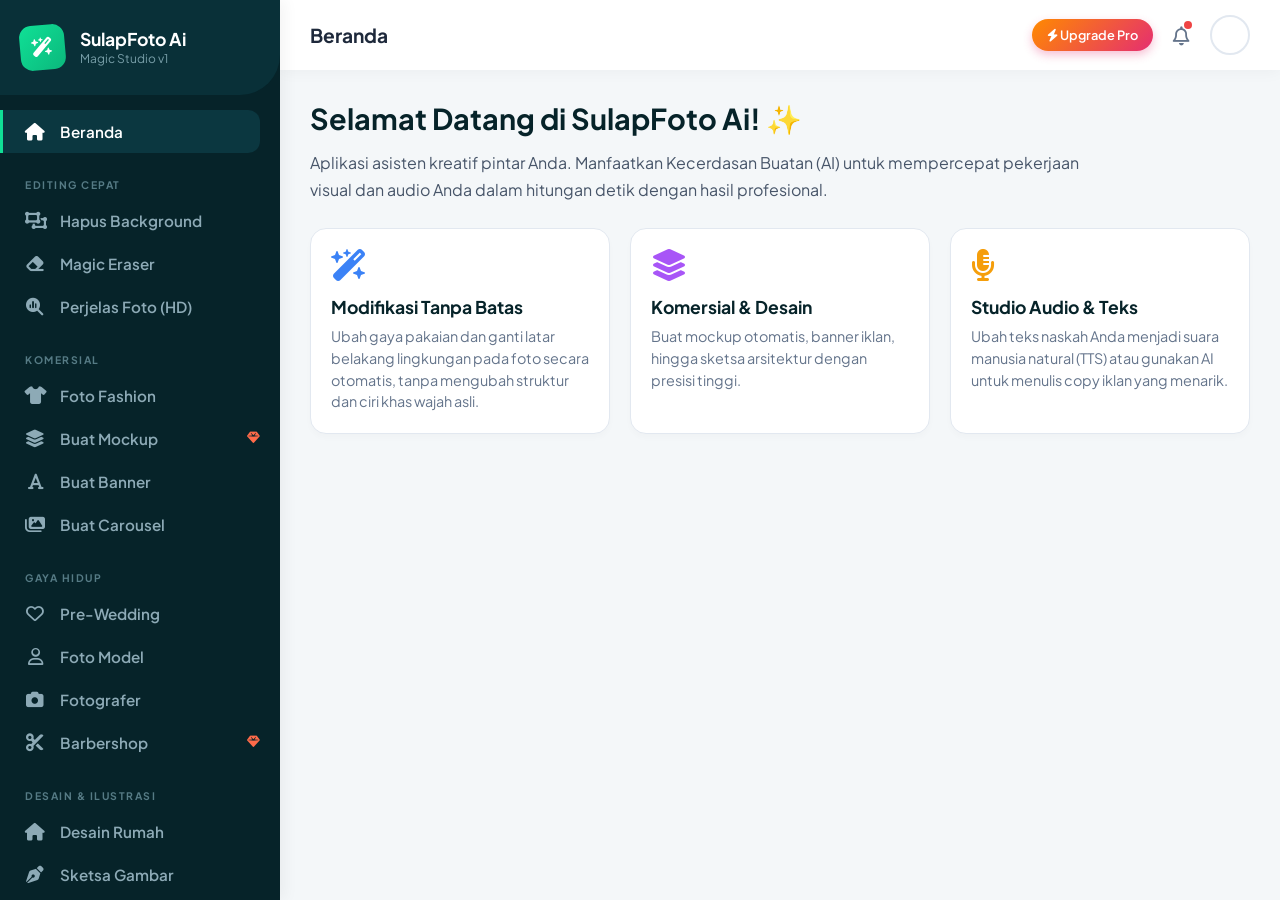
<file: index.html>
<!DOCTYPE html>
<html lang="id">
<head>
    <meta charset="UTF-8">
    <meta name="viewport" content="width=device-width, initial-scale=1.0, maximum-scale=1.0, user-scalable=no">
    <title>SulapFoto Ai - Magic Studio</title>
    
    <link href="https://fonts.googleapis.com/css2?family=Plus+Jakarta+Sans:wght@400;500;600;700&display=swap" rel="stylesheet">
    
    <link rel="stylesheet" href="https://cdnjs.cloudflare.com/ajax/libs/font-awesome/6.4.0/css/all.min.css">
    
    <link rel="stylesheet" href="style.css">
</head>
<body>

    <div class="app-container">
        
        <div class="overlay" id="overlay" onclick="toggleMenu()"></div>

        <div class="sidebar" id="sidebar">
            <div class="sidebar-header">
                <div class="logo-box"><i class="fa-solid fa-wand-magic-sparkles"></i></div>
                <div class="header-text">
                    <h2>SulapFoto Ai</h2>
                    <p>Magic Studio v1</p>
                </div>
            </div>

            <div class="menu-list">
                <a href="#" class="menu-item active"><i class="fa-solid fa-house main-icon"></i> Beranda</a>

                <div class="menu-category">EDITING CEPAT</div>
                <a href="#" class="menu-item"><i class="fa-solid fa-object-ungroup main-icon"></i> Hapus Background</a>
                <a href="#" class="menu-item"><i class="fa-solid fa-eraser main-icon"></i> Magic Eraser</a>
                <a href="#" class="menu-item"><i class="fa-solid fa-magnifying-glass-chart main-icon"></i> Perjelas Foto (HD)</a>

                <div class="menu-category">KOMERSIAL</div>
                <a href="foto/index.html" class="menu-item"><i class="fa-solid fa-shirt main-icon"></i> Foto Fashion</a>
                <a href="#" class="menu-item">
                    <i class="fa-solid fa-layer-group main-icon"></i> Buat Mockup 
                    <i class="fa-solid fa-gem badge-pro"></i>
                </a>
                <a href="#" class="menu-item"><i class="fa-solid fa-font main-icon"></i> Buat Banner</a>
                <a href="#" class="menu-item"><i class="fa-solid fa-images main-icon"></i> Buat Carousel</a>

                <div class="menu-category">GAYA HIDUP</div>
                <a href="#" class="menu-item"><i class="fa-regular fa-heart main-icon"></i> Pre-Wedding</a>
                <a href="#" class="menu-item"><i class="fa-regular fa-user main-icon"></i> Foto Model</a>
                <a href="#" class="menu-item"><i class="fa-solid fa-camera main-icon"></i> Fotografer</a>
                <a href="#" class="menu-item">
                    <i class="fa-solid fa-scissors main-icon"></i> Barbershop
                    <i class="fa-solid fa-gem badge-pro"></i>
                </a>

                <div class="menu-category">DESAIN & ILUSTRASI</div>
                <a href="#" class="menu-item"><i class="fa-solid fa-house main-icon"></i> Desain Rumah</a>
                <a href="#" class="menu-item"><i class="fa-solid fa-pen-nib main-icon"></i> Sketsa Gambar</a>
                <a href="#" class="menu-item"><i class="fa-solid fa-palette main-icon"></i> Art & Karikatur</a>

                <div class="menu-category">AUDIO & TEKS</div>
                <a href="tts/index.html" class="menu-item"><i class="fa-solid fa-microphone-lines main-icon"></i> TTS Maker</a>
                <a href="#" class="menu-item"><i class="fa-solid fa-wave-square main-icon"></i> Clone Suara <span class="badge-new">NEW</span></a>
                <a href="#" class="menu-item"><i class="fa-solid fa-pen-to-square main-icon"></i> Copywriting AI</a>

                <div class="menu-category">PENGATURAN</div>
                <a href="#" class="menu-item"><i class="fa-solid fa-circle-user main-icon"></i> Akun Saya</a>
                <a href="#" class="menu-item"><i class="fa-solid fa-circle-question main-icon"></i> Pusat Bantuan</a>
            </div>
        </div>

        <div class="main-wrapper">
            
            <header>
                <div class="header-left">
                    <i class="fa-solid fa-bars menu-toggle" onclick="toggleMenu()"></i>
                    <h1 id="headerTitle">Beranda</h1>
                </div>
                
                <div class="header-right">
                    <button class="btn-upgrade"><i class="fa-solid fa-bolt"></i> Upgrade Pro</button>
                    <div class="icon-btn"><i class="fa-regular fa-bell"></i><div class="dot"></div></div>
                    <div class="user-profile"></div>
                </div>
            </header>

            <div class="content-area">
                
                <div class="welcome-screen" id="welcomeScreen">
                    <h2>Selamat Datang di SulapFoto Ai! ✨</h2>
                    <p class="desc">
                        Aplikasi asisten kreatif pintar Anda. Manfaatkan Kecerdasan Buatan (AI) untuk mempercepat pekerjaan visual dan audio Anda dalam hitungan detik dengan hasil profesional.
                    </p>
                    
                    <div class="info-grid">
                        <div class="info-card">
                            <i class="fa-solid fa-wand-magic-sparkles" style="color: #3b82f6;"></i>
                            <h4>Modifikasi Tanpa Batas</h4>
                            <p>Ubah gaya pakaian dan ganti latar belakang lingkungan pada foto secara otomatis, tanpa mengubah struktur dan ciri khas wajah asli.</p>
                        </div>
                        <div class="info-card">
                            <i class="fa-solid fa-layer-group" style="color: #a855f7;"></i>
                            <h4>Komersial & Desain</h4>
                            <p>Buat mockup otomatis, banner iklan, hingga sketsa arsitektur dengan presisi tinggi.</p>
                        </div>
                        <div class="info-card">
                            <i class="fa-solid fa-microphone-lines" style="color: #f59e0b;"></i>
                            <h4>Studio Audio & Teks</h4>
                            <p>Ubah teks naskah Anda menjadi suara manusia natural (TTS) atau gunakan AI untuk menulis copy iklan yang menarik.</p>
                        </div>
                    </div>
                </div>

                <div class="tool-screen" id="toolScreen">
                    <h3 id="toolTitleText" style="margin-bottom: 5px; color: #062329; font-size: 1.5rem;">Judul Tool</h3>
                    <p id="toolSubtitleText" class="subtitle">Deskripsi fungsi alat akan muncul di sini.</p>
                    
                    <div class="dummy-box">
                        <i class="fa-solid fa-cloud-arrow-up" id="toolIcon" style="font-size: 3rem; margin-bottom:15px; color: #0bb87c;"></i>
                        <p id="toolDescText" style="font-size: 1.1rem; font-weight: 500;">Area workspace (unggah file/input teks) akan tampil di sini.</p>
                    </div>
                </div>

            </div>
        </div>

    </div>

    <script src="script.js"></script>

</body>
</html>
</file>
<file: style.css>
/* Desain Dasar */
* { box-sizing: border-box; margin: 0; padding: 0; font-family: 'Plus Jakarta Sans', sans-serif; }
body { background-color: #f4f7f9; color: #333; }

/* Layout Utama Web App */
.app-container { display: flex; min-height: 100vh; width: 100%; }

/* --- OVERLAY UNTUK MOBILE --- */
.overlay {
    position: fixed;
    top: 0; left: 0; width: 100%; height: 100%;
    background: rgba(0,0,0,0.5);
    z-index: 99;
    display: none;
    opacity: 0;
    transition: opacity 0.3s ease;
}
.overlay.active { display: block; opacity: 1; }

/* --- SIDEBAR NAVIGATION --- */
.sidebar {
    position: fixed;
    top: 0; left: 0;
    width: 280px;
    height: 100vh;
    background-color: #062329;
    z-index: 100;
    transition: left 0.3s ease;
    overflow-y: auto;
    color: #b0c4cf;
    padding-bottom: 30px;
    box-shadow: 4px 0 15px rgba(0,0,0,0.05);
}

/* Scrollbar kustom untuk sidebar agar lebih rapi */
.sidebar::-webkit-scrollbar { width: 6px; }
.sidebar::-webkit-scrollbar-thumb { background: #0b3740; border-radius: 10px; }

/* Header Sidebar */
.sidebar-header {
    padding: 25px 20px;
    background: #093038;
    border-bottom-right-radius: 40px;
    display: flex;
    align-items: center;
    gap: 15px;
    margin-bottom: 15px;
    position: sticky;
    top: 0;
    z-index: 10;
}
.logo-box {
    width: 45px; height: 45px;
    background: linear-gradient(135deg, #10e096, #0bb87c);
    border-radius: 12px;
    display: flex; justify-content: center; align-items: center;
    color: white; font-size: 1.2rem;
    transform: rotate(-5deg);
}
.header-text h2 { color: #ffffff; font-size: 1.1rem; font-weight: 700; line-height: 1.2; }
.header-text p { color: #789ea8; font-size: 0.75rem; }

/* Daftar Menu Sidebar */
.menu-list { display: flex; flex-direction: column; }

.menu-item {
    padding: 12px 20px 12px 25px;
    display: flex;
    align-items: center;
    gap: 15px;
    font-size: 0.95rem;
    font-weight: 600;
    color: #8daab6;
    cursor: pointer;
    text-decoration: none;
    transition: all 0.2s;
    position: relative;
}
.menu-item:hover { color: #ffffff; }
.menu-item i.main-icon { font-size: 1.1rem; width: 20px; text-align: center; }
.badge-pro { color: #ff6b4a; font-size: 0.8rem; margin-left: auto; }
.badge-new { 
    background: #10e096; color: #062329; font-size: 0.6rem; 
    padding: 2px 6px; border-radius: 10px; margin-left: auto; font-weight: bold;
}

/* Menu Aktif */
.menu-item.active {
    background-color: #0b3740;
    color: #ffffff;
    border-radius: 0 12px 12px 0;
    margin-right: 20px;
    border-left: 3px solid #10e096;
    padding-left: 22px;
}

/* Kategori Menu */
.menu-category {
    padding: 25px 25px 8px;
    font-size: 0.65rem;
    font-weight: 700;
    color: #567b85;
    letter-spacing: 1.5px;
}

/* --- WRAPPER KONTEN UTAMA --- */
.main-wrapper {
    flex: 1;
    margin-left: 280px;
    display: flex;
    flex-direction: column;
    width: calc(100% - 280px);
    min-height: 100vh;
    transition: margin-left 0.3s ease, width 0.3s ease;
}

/* --- HEADER APLIKASI UTAMA --- */
header {
    padding: 15px 30px;
    display: flex;
    align-items: center;
    justify-content: space-between;
    background: #ffffff;
    box-shadow: 0 2px 15px rgba(0,0,0,0.04);
    position: sticky;
    top: 0;
    z-index: 10;
}

.header-left { display: flex; align-items: center; gap: 15px; }
.menu-toggle { font-size: 1.4rem; color: #062329; cursor: pointer; display: none; }
header h1 { font-size: 1.2rem; color: #1e293b; font-weight: 700; }

/* Header Kanan */
.header-right { display: flex; align-items: center; gap: 20px; }
.btn-upgrade {
    background: linear-gradient(135deg, #ff8a00, #e52e71);
    color: white; border: none; padding: 8px 15px;
    border-radius: 20px; font-size: 0.8rem; font-weight: 600;
    cursor: pointer; box-shadow: 0 4px 10px rgba(229, 46, 113, 0.3);
}
.icon-btn { font-size: 1.2rem; color: #64748b; cursor: pointer; position: relative; }
.icon-btn .dot {
    position: absolute; top: -2px; right: -2px;
    width: 8px; height: 8px; background: #ef4444; border-radius: 50%;
}
.user-profile {
    width: 40px; height: 40px; border-radius: 50%;
    background: url('https://ui-avatars.com/api/?name=User&background=0D8ABC&color=fff') center/cover;
    cursor: pointer; border: 2px solid #e2e8f0;
}

/* --- AREA KONTEN --- */
.content-area { padding: 30px; overflow-y: auto; flex: 1; }

.welcome-screen h2 { color: #062329; margin-bottom: 12px; font-size: 1.8rem; }
.welcome-screen p.desc { color: #475569; font-size: 1rem; line-height: 1.7; margin-bottom: 25px; max-width: 800px; }

.info-grid {
    display: grid;
    grid-template-columns: repeat(auto-fit, minmax(250px, 1fr));
    gap: 20px;
    margin-bottom: 30px;
}
.info-card {
    background: #ffffff; border: 1px solid #e2e8f0;
    padding: 20px; border-radius: 16px; box-shadow: 0 4px 6px rgba(0,0,0,0.02);
}
.info-card i { font-size: 2rem; color: #10e096; margin-bottom: 15px; }
.info-card h4 { color: #062329; margin-bottom: 8px; font-size: 1.1rem; }
.info-card p { color: #64748b; font-size: 0.9rem; line-height: 1.5; }

/* Halaman Tools Dummy */
.tool-screen { display: none; }
.dummy-box {
    background: #ffffff; border: 2px dashed #cbd5e1;
    padding: 60px 20px; border-radius: 20px; color: #64748b; text-align: center;
    max-width: 600px; margin: 20px auto;
}
.tool-screen p.subtitle { color: #64748b; margin-bottom: 20px; line-height: 1.6; }

/* Responsive */
@media (max-width: 768px) {
    .sidebar { left: -300px; }
    .sidebar.active { left: 0; }
    .main-wrapper { margin-left: 0; width: 100%; }
    .menu-toggle { display: block; }
    header { padding: 15px 20px; }
    .btn-upgrade { display: none; }
    .content-area { padding: 20px; }
    .welcome-screen h2 { font-size: 1.4rem; }
}
</file>
